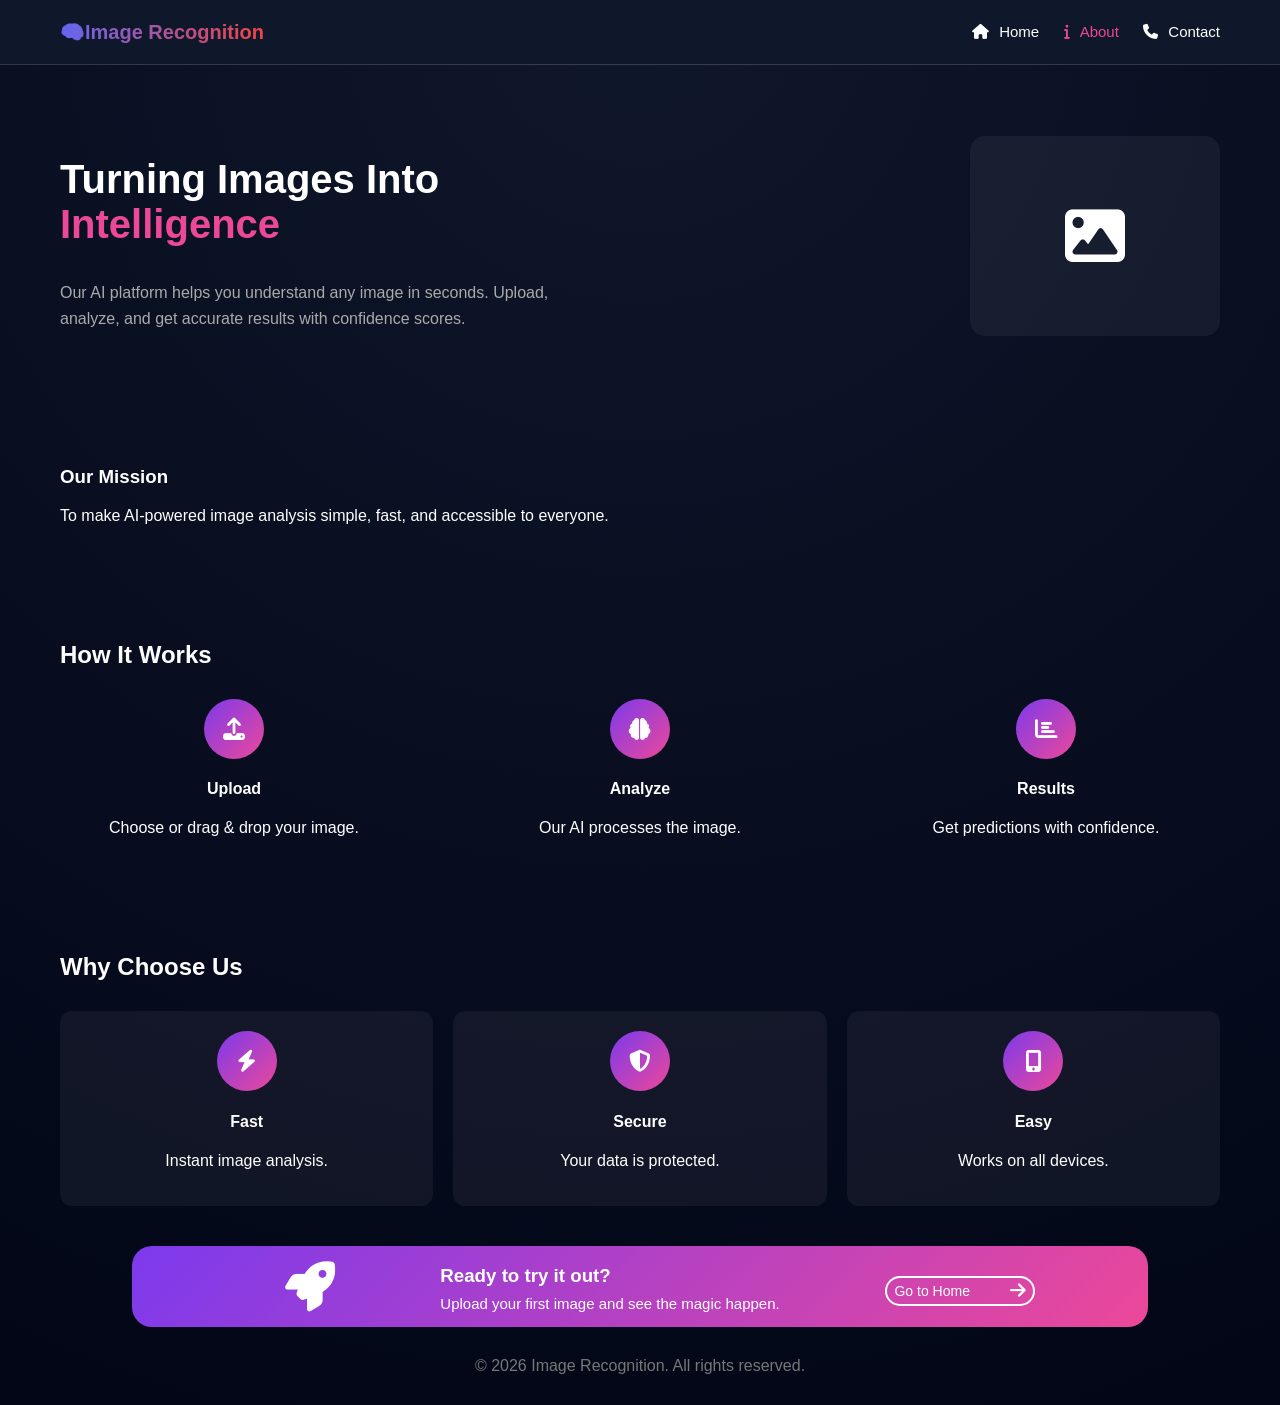
<file: about.html>
<!DOCTYPE html>
<html lang="en">
<head>
<meta charset="UTF-8">
<meta name="viewport" content="width=device-width, initial-scale=1.0">

<title>About - Image Recognition</title>

<!-- Font Awesome Icons -->
 <link rel="stylesheet" href="https://cdnjs.cloudflare.com/ajax/libs/font-awesome/6.7.2/css/all.min.css" integrity="sha512-Evv84Mr4kqVGRNSgIGL/F/aIDqQb7xQ2vcrdIwxfjThSH8CSR7PBEakCr51Ck+w+/U6swU2Im1vVX0SVk9ABhg==" crossorigin="anonymous" referrerpolicy="no-referrer" />
</head>
    <link rel="stylesheet" href="about.css">
    
</head>

<body>

<!-- NAVBAR -->
<nav>
  <div class="logo">🧠Image Recognition</div>
  <div>
    <a href="index"><i class="fas fa-home"></i>Home</a>
    <a href="about" class="active"><i class="fas fa-info"></i>About</a>
    <a href="contact.html"><i class="fas fa-phone"></i>Contact</a>
  </div>
</nav>

<!-- HERO -->
<section class="hero">
  <div class="hero-text">
    <h1>Turning Images Into <span>Intelligence</span></h1>
    <p>
      Our AI platform helps you understand any image in seconds.
      Upload, analyze, and get accurate results with confidence scores.
    </p>
  </div>

  <div class="hero-box">
    <i class="fas fa-image"></i>
  </div>
</section>

<!-- MISSION -->
<section class="section">
  <div class="card1">
    <h3>Our Mission</h3>
    <p>
      To make AI-powered image analysis simple, fast, and accessible to everyone.
    </p>
  </div>
</section>

<!-- HOW IT WORKS -->
<section class="section">
  <h2>How It Works</h2>

  <div class="steps">

    <div class="step">
      <div class="icon"><i class="fas fa-upload"></i></div>
      <h4>Upload</h4>
      <p>Choose or drag & drop your image.</p>
    </div>

    <div class="step">
      <div class="icon"><i class="fas fa-brain"></i></div>
      <h4>Analyze</h4>
      <p>Our AI processes the image.</p>
    </div>

    <div class="step">
      <div class="icon"><i class="fas fa-chart-bar"></i></div>
      <h4>Results</h4>
      <p>Get predictions with confidence.</p>
    </div>

  </div>
</section>

<!-- FEATURES -->
<section class="section">
  <h2>Why Choose Us</h2>

  <div class="features">

    <div class="feature">
      <div class="icon"><i class="fas fa-bolt"></i></div>
      <h4>Fast</h4>
      <p>Instant image analysis.</p>
    </div>

    <div class="feature">
      <div class="icon"><i class="fas fa-shield-alt"></i></div>
      <h4>Secure</h4>
      <p>Your data is protected.</p>
    </div>
<div class="feature">
      <div class="icon"><i class="fas fa-mobile-alt"></i></div>
      <h4>Easy</h4>
      <p>Works on all devices.</p>
    </div>

  </div>
</section>



    <div class="ready">
      
      <i class="fas fa-rocket"></i>

      <div>
        
        <h3>Ready to try it out?</h3>
      <p>Upload your first image and see the magic happen.</p>
      </div>
      
      <div class="button">
         <a href="{% url 'index' %}"><button>Go to Home <i class="fas fa-arrow-right"></i></button></a>
      </div>
     
    </div>

<!-- FOOTER -->
<footer>
  © 2026 Image Recognition. All rights reserved.
</footer>

</body>
</html>
</file>
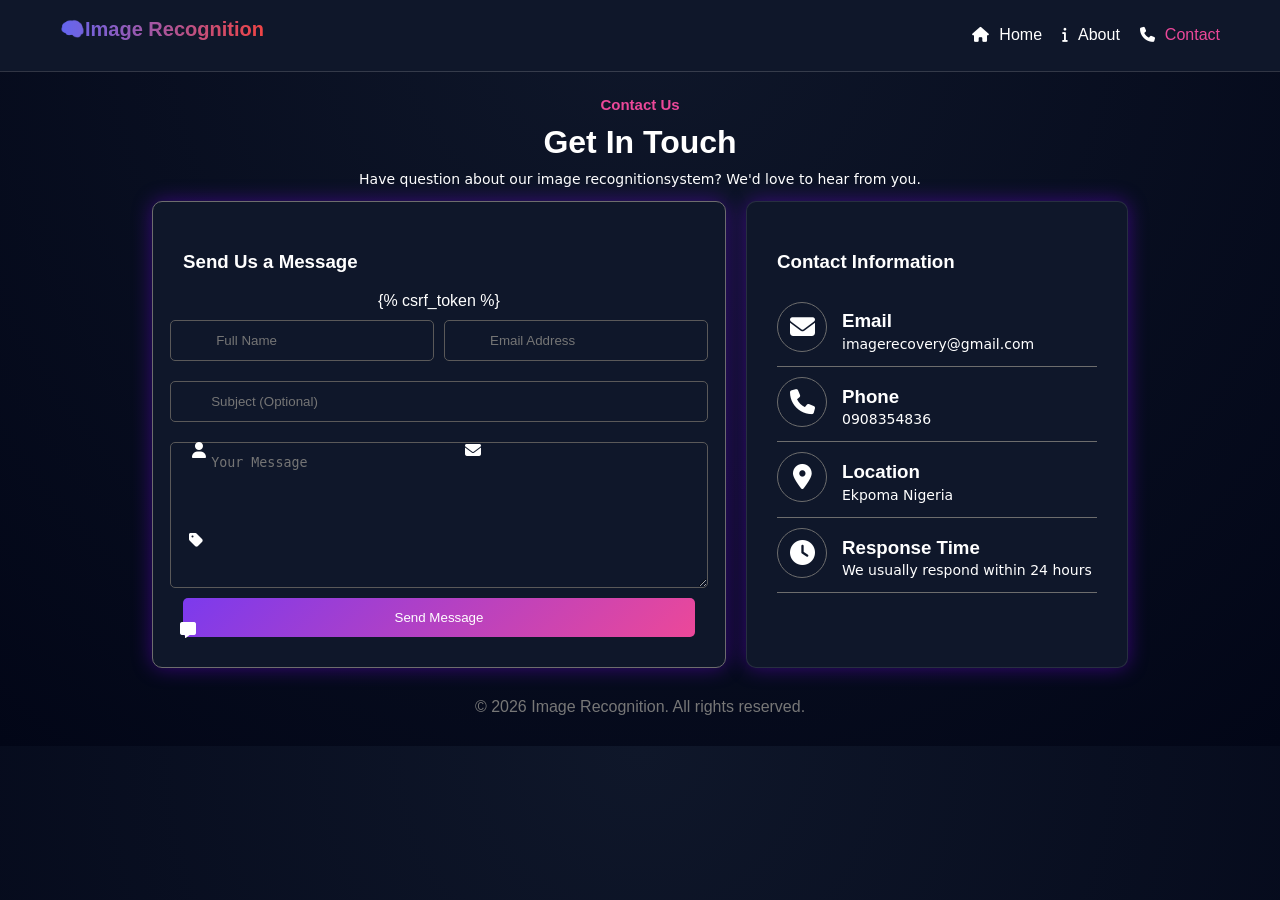
<file: contact.html>
<!doctype html>
<html lang="en">
  <head>
    <meta charset="UTF-8" />
    <meta name="viewport" content="width=device-width, initial-scale=1.0" />
    <title>Contact-Image Recognition</title>
    <link
      rel="stylesheet"
      href="https://cdnjs.cloudflare.com/ajax/libs/font-awesome/6.7.2/css/all.min.css"
      integrity="sha512-Evv84Mr4kqVGRNSgIGL/F/aIDqQb7xQ2vcrdIwxfjThSH8CSR7PBEakCr51Ck+w+/U6swU2Im1vVX0SVk9ABhg=="
      crossorigin="anonymous"
      referrerpolicy="no-referrer"
    />
    <link rel="stylesheet" href="contact.css">
  </head>

  <body>
    <nav>
      <h1>🧠Image Recognition</h1>

      <ul>
        <a href="index" ><i class="fas fa-home"></i>Home</a>
        <a href="about"><i class="fas fa-info"></i>About</a>
        <a href="contact" class="active"><i class="fas fa-phone"></i>Contact</a>
      </ul>
    </nav>

    <h5>Contact Us</h5>
    <h1>Get In Touch</h1>
    <p>
      Have question about our image recognitionsystem? We'd love to hear from
      you.
    </p>

    <div class="container">
      <div class="contact-form">
        <h3>Send Us a Message</h3>
        <form method="POST" onsubmit="showMessage(event)">

          {% csrf_token %}

          <div class="input">
            <i class="fas fa-user" id="user"></i>
            <input type="text" name="username" placeholder="Full Name" required />

            <i class="fas fa-envelope" id="envelope"></i>
            <input
              type="email"
              name="email"
              placeholder="Email Address"
              required
            />
          </div>

          <div class="subject">
            <i class="fas fa-tag"></i>
            <input
              type="text"
              name="subject"
              placeholder="Subject (Optional)"
            />
          </div>

          <div class="textarea">
            <i class="fas fa-message"></i>
            <textarea
              name="message"
              placeholder="Your Message"
              required
            ></textarea>
          </div>

          <button type="submit">Send Message</button>


          <div class="popup" id="popup">
            <div class="popup-content">
            <h1>Thank you</h1>
            <p>your submission have been recieved successfully</p>
            <button onclick="closePopup()">OK</button>
          </div>
          </div>
           

        </form>
      </div>

      <div class="contact-info">
        <h3>Contact Information</h3>

        <div class="contact">
          <button>
            <i class="fas fa-envelope"></i>
          </button>

          <div>
            <h3>Email</h3>
            <p>imagerecovery@gmail.com</p>
          </div>
        </div>

        <div class="contact">
          <button>
            <i class="fas fa-phone"></i>
          </button>

          <div>
            <h3>Phone</h3>
            <p>0908354836</p>
          </div>
        </div>

        <div class="contact">
          <button>
            <i class="fas fa-location-dot"></i>
          </button>

          <div>
            <h3>Location</h3>
            <p>Ekpoma Nigeria</p>
          </div>
        </div>

        <div class="contact">
          <button>
            <i class="fas fa-clock"></i>
          </button>

        

          <div>
            <h3>Response Time</h3>
            <p>We usually respond within 24 hours</p>
          </div>
        </div>
      </div>
    </div>

    <footer>© 2026 Image Recognition. All rights reserved.</footer>


 <script>
function showPopup(event){
    event.preventDefault();
    document.getElementById("popup").style.display = "flex";
}

function closePopup(){
    document.getElementById("popup").style.display = "none";
}
</script>

  </body>
</html>
</file>
<file: about.css>
body {
  margin: 0;
  font-family: Arial, sans-serif;
  background: radial-gradient(circle at top, #0f172a, #020617);
  color: white;
}

/* NAVBAR */
nav {
  display: flex;
  justify-content: space-between;
  padding: 20px 60px;
  align-items: center;
  background: #0f172a;
  box-shadow: 0px 0px 1px;
}

.logo {
  font-size: 20px;
  font-weight: bold;
  background: linear-gradient(to right, #6366f1, #ef4444);
  -webkit-background-clip: text;
  -webkit-text-fill-color: transparent;
}

nav a {
  margin-left: 20px;
  text-decoration: none;
  color: white;
  font-size: 15px;
}

nav a:hover {
  background-color: #ffffff;
  border-radius: 10px;
  background: linear-gradient(to right, #6366f1, #ef4444);
  -webkit-background-clip: text;
  -webkit-text-fill-color: transparent;
}

nav a.active {
  color: #ec4899;
}

nav i {
  margin-right: 10px;
}

/* HERO */
.hero {
  display: flex;
  justify-content: space-between;
  align-items: center;
  padding: 60px;
  flex-wrap: wrap;
}

.hero-text {
  max-width: 500px;
}

.hero h1 {
  font-size: 40px;
}

.hero span {
  color: #ec4899;
}

.hero p {
  color: #aaa;
  line-height: 1.6;
}

.hero-box {
  width: 250px;
  height: 200px;
  border-radius: 15px;
  background: rgba(255, 255, 255, 0.05);
  display: flex;
  align-items: center;
  justify-content: center;
  font-size: 60px;
}

/* SECTION */
.section {
  padding: 40px 60px;
}

.card {
  background: rgba(255, 255, 255, 0.05);
  padding: 20px;
  border-radius: 12px;
  display: flex;
}

.card button {
  height: 150px;
  width: 150px;
  border-radius: 130px;
  border: 1px solid rgba(255, 255, 255, 0.1);
  box-shadow: 0 0 20px rgba(128, 0, 255, 0.4);
  background: linear-gradient(135deg, #7c3aed, #ec4899);
}

.card button i {
  font-size: 100px;
  color: white;
}

.card .creator {
  margin-left: 50px;
}

.card .creator details {
  text-transform: uppercase;
}

/* HOW IT WORKS */
.steps {
  display: flex;
  justify-content: space-between;
  flex-wrap: wrap;
  margin-top: 30px;
}

.step {
  text-align: center;
  width: 30%;
}

.icon {
  width: 60px;
  height: 60px;
  margin: auto;
  border-radius: 50%;
  background: linear-gradient(135deg, #7c3aed, #ec4899);
  display: flex;
  align-items: center;
  justify-content: center;
  font-size: 22px;
}

/* FEATURES */
.features {
  display: flex;
  gap: 20px;
  flex-wrap: wrap;
  margin-top: 30px;
}

.feature {
  flex: 1;
  min-width: 200px;
  text-align: center;
  padding: 20px;
  border-radius: 12px;
  background: rgba(255, 255, 255, 0.05);
}

.ready {
  justify-content: space-around;
  width: 70%;
  display: flex;
  background: linear-gradient(135deg, #7c3aed, #ec4899);
  margin: auto;
  border-radius: 20px;
  padding: 0px 60px;
}

.ready i {
  font-size: 50px;
  margin-top: 15px;
  margin-left: 40px;
}

.ready p {
  margin-top: -10px;
  font-size: 15px;
}

.ready button {
  height: 30px;
  width: 150px;
  align-items: center;
  justify-content: center;
  display: flex;
  float: right;
  border-radius: 30px;
  border: 2px solid white;
  background: none;
  font-size: 14px;
  color: white;
  margin-top: 30px;
}

.ready .button button i {
  font-size: 18px;
  margin-top: 0;
}

/* FOOTER */
footer {
  text-align: center;
  padding: 30px;
  color: #777;
}

/* RESPONSIVE */
@media (max-width: 768px) {
  .hero {
    flex-direction: column;
    text-align: center;
  }

  .steps {
    flex-direction: column;
  }

  .step {
    width: 100%;
    margin-bottom: 20px;
  }
}
</file>
<file: contact.css>
body {
  margin: 0;
  font-family: Arial, sans-serif;
  background: radial-gradient(circle at top, #0f172a, #020617);
  color: white;
}

nav {
  display: flex;

  justify-content: space-between;
  padding: 0px 60px;
  align-items: center;
  background: #0f172a;
  box-shadow: 0px 0px 1px;
}

nav h1 {
  font-size: 20px;
  background: linear-gradient(to right, #6366f1, #ef4444);
  -webkit-background-clip: text;
  -webkit-text-fill-color: transparent;
}

nav ul {
  display: flex;
  list-style-type: none;
}

nav ul a {
  margin-left: 20px;
  color: white;
  text-decoration: none;
}

nav a.active {
  color: #ec4899;
}

nav i {
  margin-right: 10px;
  color: white;
  font-size: 15px;
}

nav ul a:hover {
  background-color: #ffffff;
  border-radius: 10px;
  background: linear-gradient(to right, #6366f1, #ef4444);
  -webkit-background-clip: text;
  -webkit-text-fill-color: transparent;
}

.container {
  display: flex;
  margin: auto;
  justify-content: center;
  gap: 20px;
}

.contact-form {
  padding: 30px;
  background-color: #0f172a;
  width: 40%;
  border-radius: 10px;
  border: 1px solid rgb(109, 109, 109);
  box-shadow: 0 0 20px rgba(128, 0, 255, 0.4);
  flex-direction: column;
  justify-content: center;
  align-items: center;
}

.contact-form form {
  display: flex;
  flex-direction: column;
  align-items: center;
  width: 100%;
}

.contact-form h3 {
  text-align: left;
}

.contact-info {
  padding: 30px;
  background-color: #0f172a;
  width: 25%;
  border-radius: 10px;
  border: 1px solid rgba(255, 255, 255, 0.1);
  box-shadow: 0 0 20px rgba(128, 0, 255, 0.4);
}

.contact-info .contact {
  display: flex;
  border-bottom: 0.1px solid rgb(109, 109, 109);
}

.contact-info .contact i {
  font-size: 25px;
}

.contact-info .contact button {
  border: 0.5px solid rgb(109, 109, 109);
  width: 50px;
  height: 50px;
  border-radius: 25px;
  align-items: center;
  background: none;
  margin-top: 10px;
}

.contact-info .contact h3 {
  margin-left: 15px;
}

.contact-info .contact p {
  margin-left: 15px;
  padding-top: 5px;
}

h5 {
  text-align: center;
  color: #ec4899;
  font-size: 15px;
  margin-bottom: -10px;
}

h1 {
  text-align: center;
  margin-bottom: 30px;
}

p {
  text-align: center;
  font-size: 14px;
  margin-top: -20px;
  font-family: sans;
}

.input {
  display: flex;
  gap: 10px;
  width: 105%;
}

.input i {
  position: absolute;

  top: 50%;
  transform: translateY(-50%);
}

.input #user {
  left: 15%;
}

.input #envelope {
  margin-left: 23%;
}

input,
textarea {
  width: 100%;
  padding: 12px 12px 12px 40px;
  margin: 10px 0;
  border: 1px solid rgb(90, 89, 89);
  border-radius: 5px;
  background-color: #0f172a;
  color: white;
}

.input input::placeholder {
  padding: 5px;
}

.contact-form .subject {
  width: 105%;
  display: flex;
  justify-content: center;
}

.contact-form .subject i {
  position: absolute;
  margin-left: -38%;
  top: 60%;
  transform: translateY(-50%);
}

.contact-form .textarea {
  width: 105%;
  display: flex;
}

.contact-form .textarea i {
  position: absolute;
  margin-left: 10px;
  top: 70%;
  transform: translateY(-50%);
}

textarea {
  height: 120px;
}

button {
  background: linear-gradient(135deg, #7c3aed, #ec4899);
  color: white;
  padding: 12px;
  border: none;
  width: 100%;
  border-radius: 5px;
  cursor: pointer;
}

button:hover {
  background: #ec4899;
}

.popup{
  width: 100%;
  height: 100vh;
  top: 0;
  left: 0;
  justify-content: center;
  align-items: center;
  background: #0f172a;
  display:none;
  position: fixed;
}

.popup-content{
  background-color: #0f172a;
  padding: 30px;
  border-radius: 15px;
  text-align: center;
  width: 300px;
  height: 100vh;
  animation: pop 0.3s ease;
  display: flex;
  justify-content: center;
  align-items: center;
  margin: auto;
  flex-direction: column;
}

.popup-content button{
  padding: 10px 20px;
  border: none;
  background-color: green;
  color: white;
  border-radius: 10px;
  cursor: pointer;
}

@keyframes pop{
  from{
    transform: scale(0.7);
    opacity: 0;
  }

  to{
    transform: scale(1);
    opacity: 1;
  }
}

.popup-content h1{
  color: rgb(255, 255, 255);
  text-align: center;
}

.popup-content p{
  color: rgb(255, 255, 255);
  text-align: center;
}

footer {
  text-align: center;
  padding: 30px;
  color: #777;
}

@media (max-width: 768px) {
  .container {
    flex-direction: row;
  }

  .contact-info .contact p {
    font-size: 10px;
  }
}
</file>
